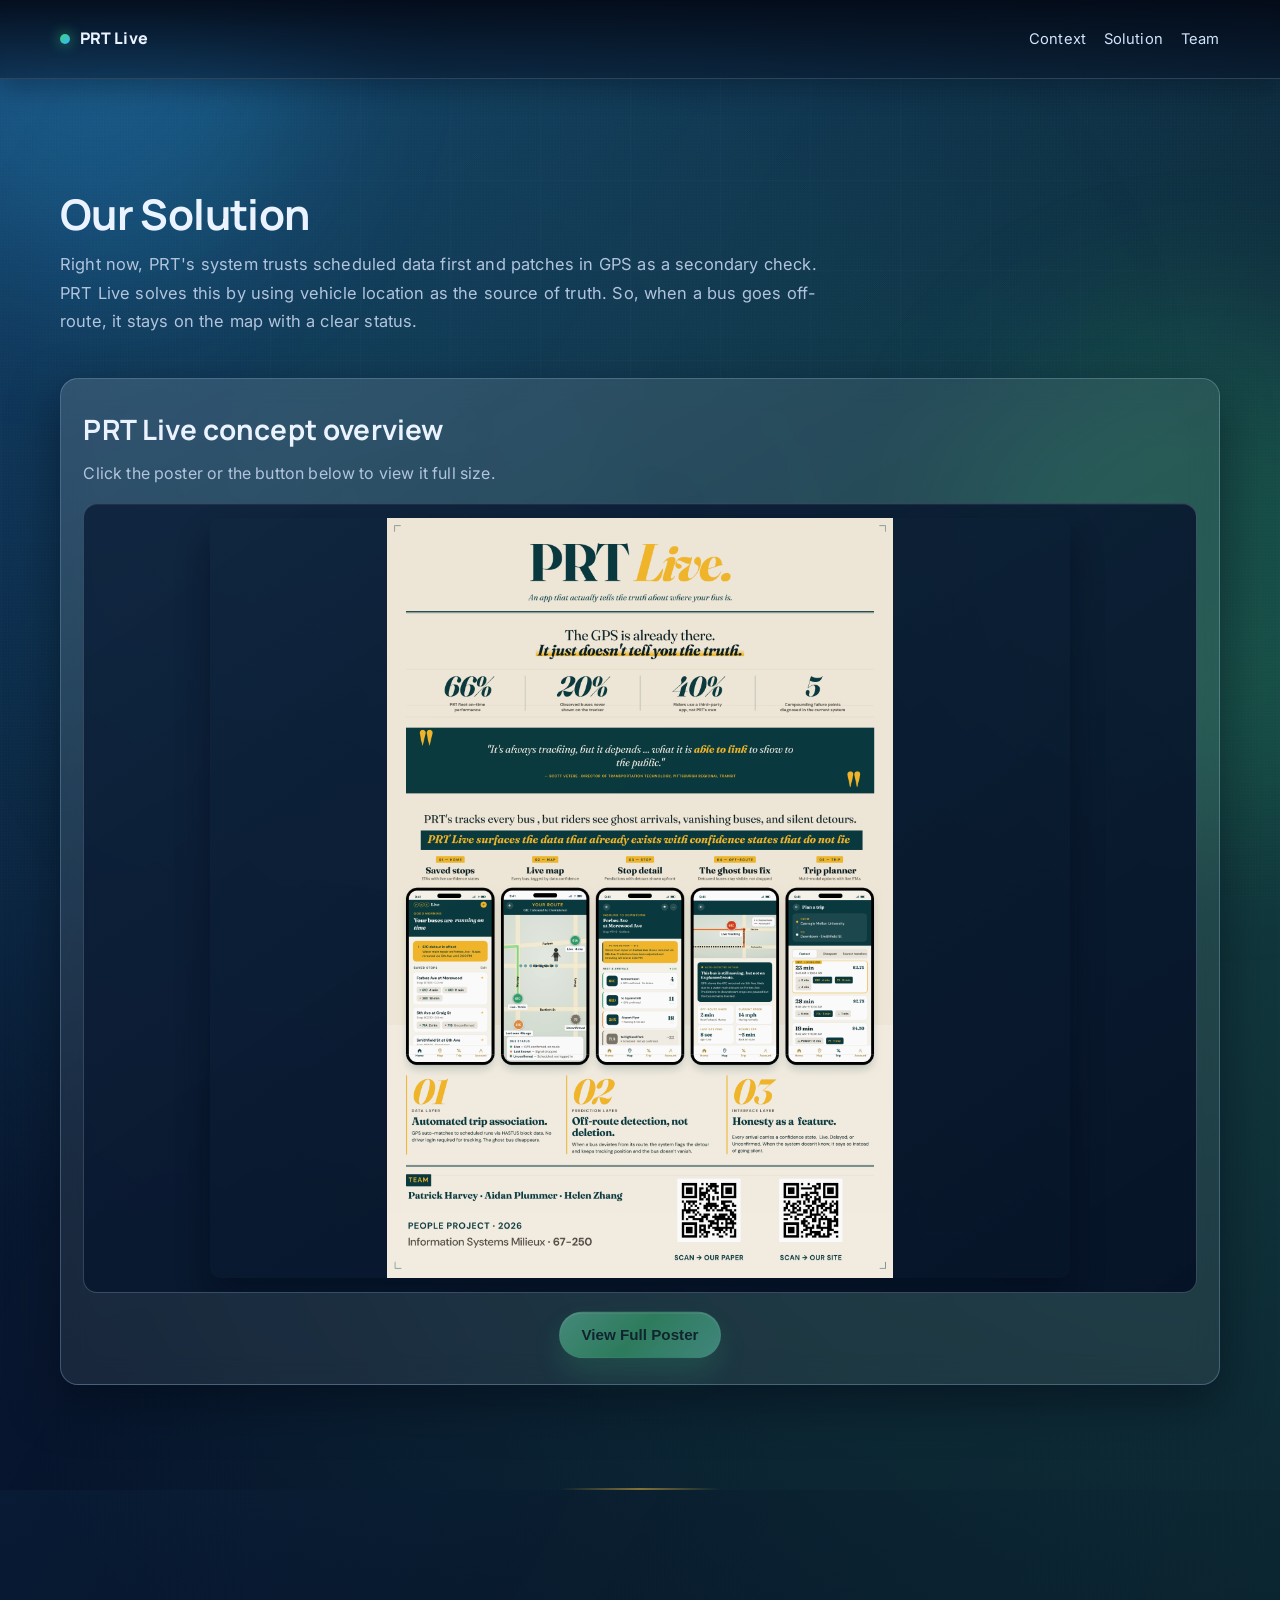
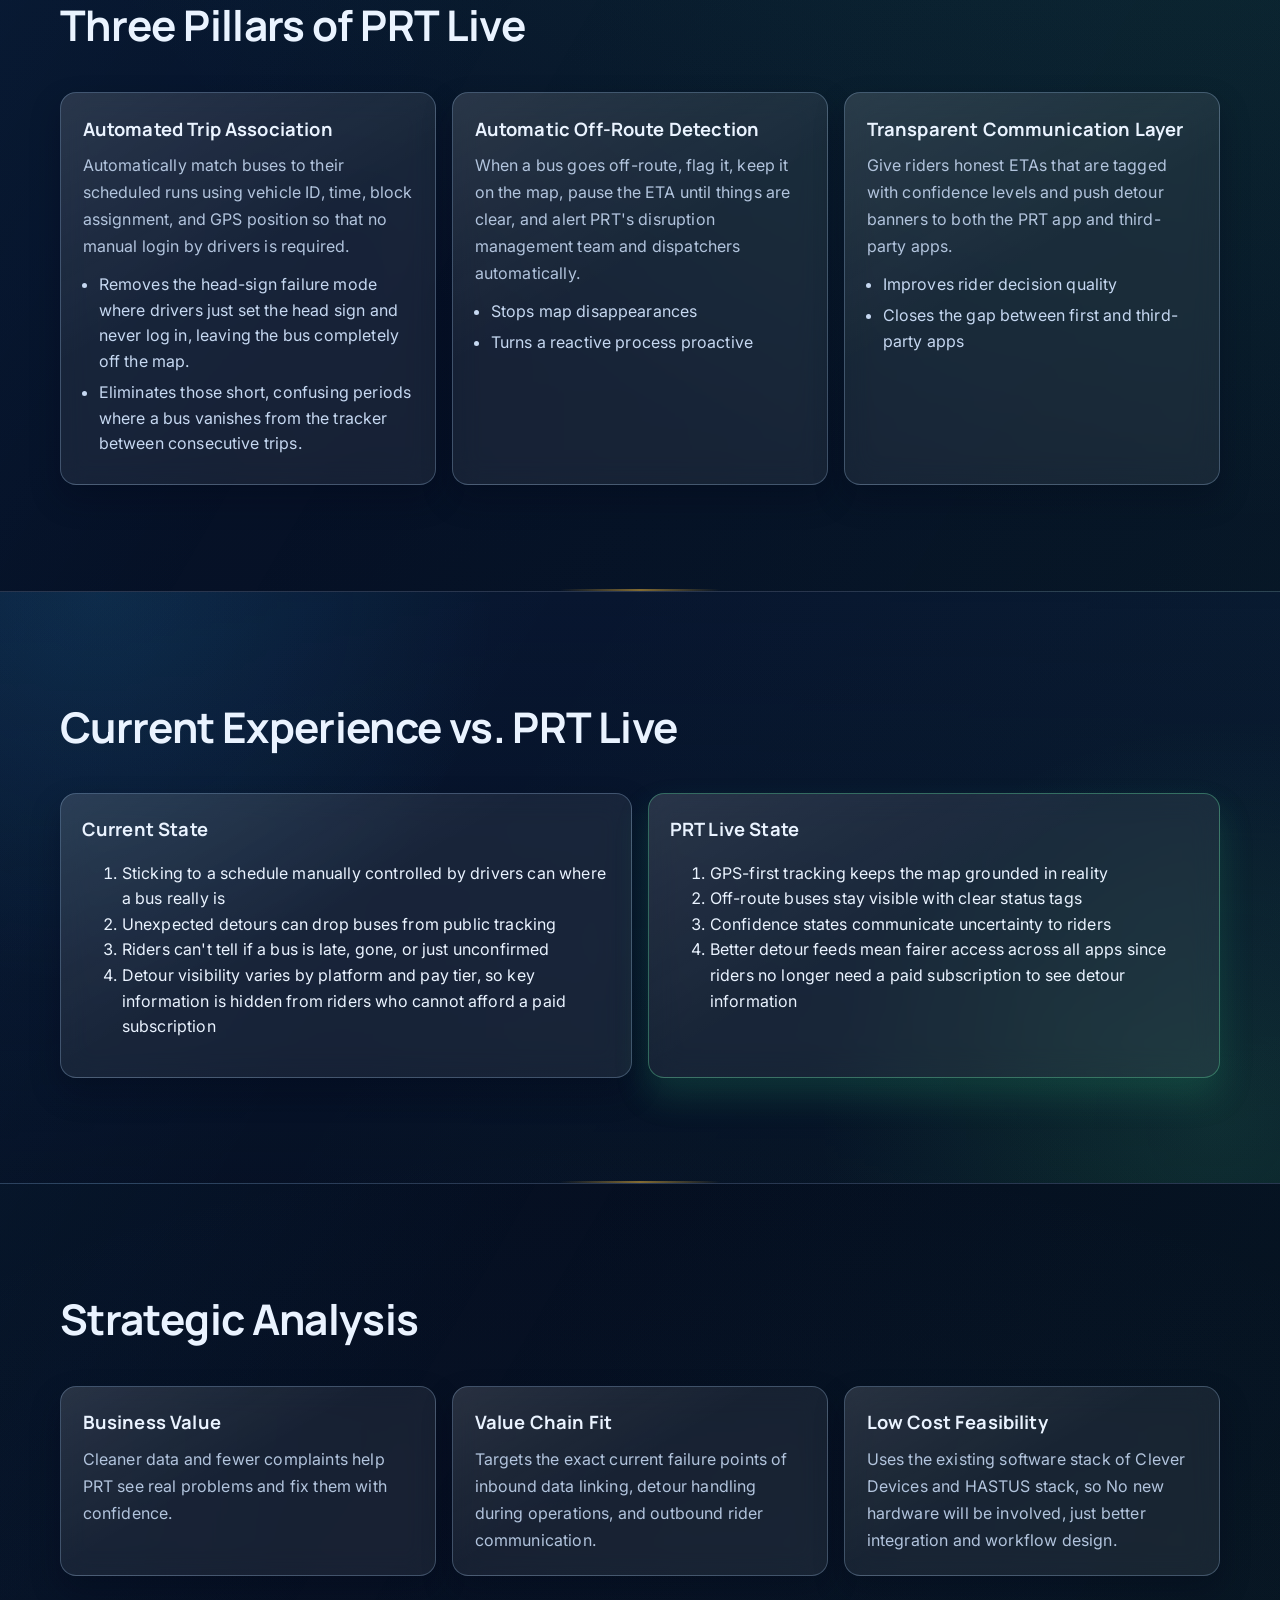
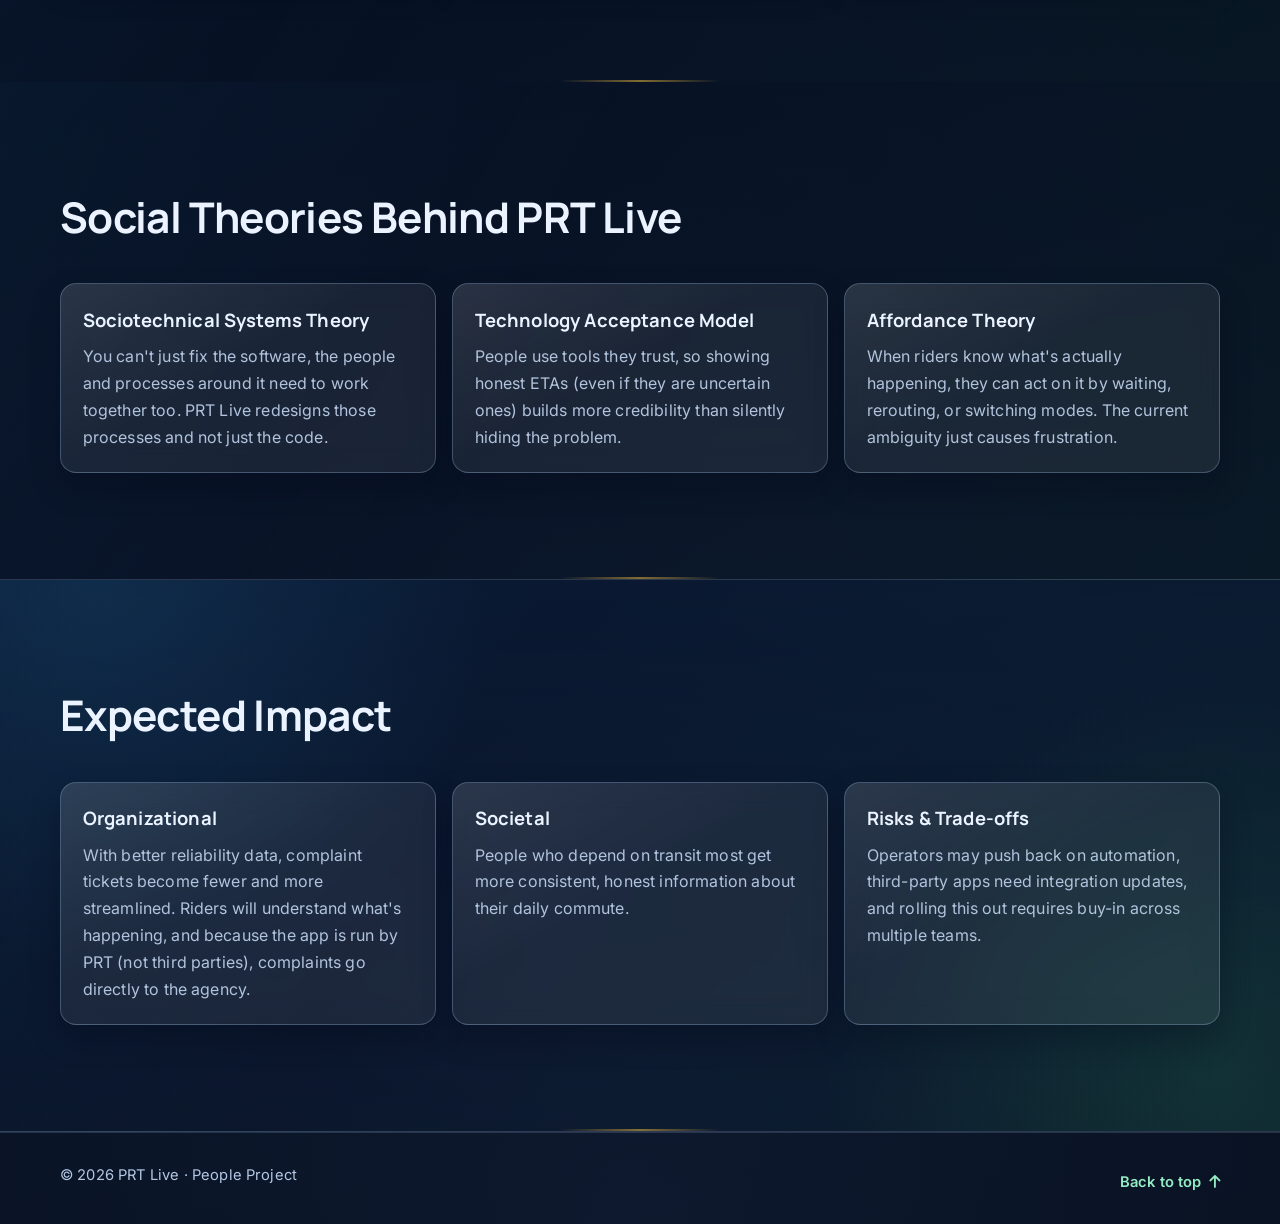
<file: solution.html>
<!DOCTYPE html>
<html lang="en">
  <head>
    <meta charset="UTF-8" />
    <meta name="viewport" content="width=device-width, initial-scale=1.0" />
    <title>PRT Live | Solution &amp; Impact</title>
    <meta name="description" content="How PRT Live uses GPS-first architecture to fix ghost buses and rebuild rider trust." />
    <link rel="preconnect" href="https://fonts.googleapis.com" />
    <link rel="preconnect" href="https://fonts.gstatic.com" crossorigin />
    <link href="https://fonts.googleapis.com/css2?family=Inter:wght@400;500;600;700;800&family=Manrope:wght@600;700;800&display=swap" rel="stylesheet" />
    <link rel="stylesheet" href="https://cdnjs.cloudflare.com/ajax/libs/font-awesome/6.5.2/css/all.min.css" crossorigin="anonymous" referrerpolicy="no-referrer" />
    <link rel="stylesheet" href="https://unpkg.com/aos@2.3.1/dist/aos.css" />
    <link rel="stylesheet" href="styles.css" />
  </head>
  <body>
    <div class="bg-light light-a" aria-hidden="true"></div>
    <div class="bg-light light-b" aria-hidden="true"></div>
    <div class="route-grid" aria-hidden="true"></div>
    <div class="noise-overlay" aria-hidden="true"></div>

    <header class="site-header" id="top">
      <nav class="navbar container">
        <a href="index.html" class="brand">
          <span class="brand-dot"></span>
          <span>PRT Live</span>
        </a>
        <button class="menu-toggle" aria-label="Toggle navigation">
          <i class="fa-solid fa-bars"></i>
        </button>
        <ul class="nav-links">
          <li><a href="index.html">Context</a></li>
          <li><a href="solution.html">Solution</a></li>
          <li><a href="team.html">Team</a></li>
        </ul>
      </nav>
    </header>

    <main>
      <section class="section" id="solution">
        <div class="container">
          <div class="section-head" data-aos="fade-up">
            <h2>Our Solution</h2>
            <p>
              Right now, PRT's system trusts scheduled data first and patches in GPS as a secondary check. PRT Live solves this by using vehicle location as the source of truth. So, when a bus goes off-route, it stays on the map with a clear status.
            </p>
          </div>
          <div class="solution-demo glass" data-aos="zoom-in-up">
            <div class="demo-header">
              <h3>PRT Live concept overview</h3>
              <p>Click the poster or the button below to view it full size.</p>
            </div>
            <div class="prototype-showcase">
              <div class="prototype-preview-frame">
                <img
                  src="assets/reference/Poster.png"
                  alt="PRT Live poster"
                  class="prototype-preview-image poster-lightbox-trigger"
                />
              </div>
            </div>
            <div class="hero-cta demo-cta-wrap">
              <button class="btn btn-primary poster-lightbox-trigger">View Full Poster</button>
            </div>
          </div>
        </div>
      </section>

      <section class="section" id="pillars">
        <div class="container">
          <div class="section-head" data-aos="fade-up">
            <h2>Three Pillars of PRT Live</h2>
          </div>
          <!-- Three pillars — edit titles, descriptions, and bullet points here -->
          <div class="grid-3 cards">
            <article class="pillar-card glass" data-aos="fade-up">
              <h3>Automated Trip Association</h3>
              <p>Automatically match buses to their scheduled runs using vehicle ID, time, block assignment, and GPS position so that no manual login by drivers is required.</p>
              <ul>
                <li>Removes the head-sign failure mode where drivers just set the head sign and never log in, leaving the bus completely off the map.</li>
                <li>Eliminates those short, confusing periods where a bus vanishes from the tracker between consecutive trips.</li>
              </ul>
            </article>
            <article class="pillar-card glass" data-aos="fade-up" data-aos-delay="90">
              <h3>Automatic Off-Route Detection</h3>
              <p>When a bus goes off-route, flag it, keep it on the map, pause the ETA until things are clear, and alert PRT's disruption management team and dispatchers automatically.</p>
              <ul>
                <li>Stops map disappearances</li>
                <li>Turns a reactive process proactive</li>
              </ul>
            </article>
            <article class="pillar-card glass" data-aos="fade-up" data-aos-delay="180">
              <h3>Transparent Communication Layer</h3>
              <p>Give riders honest ETAs that are tagged with confidence levels and push detour banners to both the PRT app and third-party apps.</p>
              <ul>
                <li>Improves rider decision quality</li>
                <li>Closes the gap between first and third-party apps</li>
              </ul>
            </article>
          </div>
        </div>
      </section>

      <section class="section gradient-section" id="comparison">
        <div class="container">
          <div class="section-head" data-aos="fade-up">
            <h2>Current Experience vs. PRT Live</h2>
          </div>
          <!-- Comparison cards — edit bullet points here -->
          <div class="grid-2 compare-grid">
            <article class="compare-card glass" data-aos="fade-right">
              <h3>Current State</h3>
              <ol>
                <li>Sticking to a schedule manually controlled by drivers can where a bus really is</li>
                <li>Unexpected detours can drop buses from public tracking</li>
                <li>Riders can't tell if a bus is late, gone, or just unconfirmed</li>
                <li>Detour visibility varies by platform and pay tier, so key information is hidden from riders who cannot afford a paid subscription</li>
              </ol>
            </article>
            <article class="compare-card live glass" data-aos="fade-left">
              <h3>PRT Live State</h3>
              <ol>
                <li>GPS-first tracking keeps the map grounded in reality</li>
                <li>Off-route buses stay visible with clear status tags</li>
                <li>Confidence states communicate uncertainty to riders</li>
                <li>Better detour feeds mean fairer access across all apps since riders no longer need a paid subscription to see detour information</li>
              </ol>
            </article>
          </div>
        </div>
      </section>

      <section class="section" id="strategy">
        <div class="container">
          <div class="section-head" data-aos="fade-up">
            <h2>Strategic Analysis</h2>
          </div>
          <!-- Strategy cards — edit titles and descriptions here -->
          <div class="grid-3 cards">
            <article class="stat-card glass" data-aos="zoom-in">
              <h3>Business Value</h3>
              <p>Cleaner data and fewer complaints help PRT see real problems and fix them with confidence.</p>
            </article>
            <article class="stat-card glass" data-aos="zoom-in" data-aos-delay="90">
              <h3>Value Chain Fit</h3>
              <p>Targets the exact current failure points of inbound data linking, detour handling during operations, and outbound rider communication.</p>
            </article>
            <article class="stat-card glass" data-aos="zoom-in" data-aos-delay="180">
              <h3>Low Cost Feasibility</h3>
              <p>Uses the existing software stack of Clever Devices and HASTUS stack, so No new hardware will be involved, just better integration and workflow design.</p>
            </article>
          </div>
        </div>
      </section>

      <section class="section" id="theory">
        <div class="container">
          <div class="section-head" data-aos="fade-up">
            <h2>Social Theories Behind PRT Live</h2>
          </div>
          <!-- Social theory cards — edit title and description for each theory here -->
          <div class="grid-3 cards">
            <article class="theory-card glass" data-aos="fade-up">
              <h3>Sociotechnical Systems Theory</h3>
              <p>You can't just fix the software, the people and processes around it need to work together too. PRT Live redesigns those processes and not just the code.</p>
            </article>
            <article class="theory-card glass" data-aos="fade-up" data-aos-delay="100">
              <h3>Technology Acceptance Model</h3>
              <p>People use tools they trust, so showing honest ETAs (even if they are uncertain ones) builds more credibility than silently hiding the problem.</p>
            </article>
            <article class="theory-card glass" data-aos="fade-up" data-aos-delay="200">
              <h3>Affordance Theory</h3>
              <p>When riders know what's actually happening, they can act on it by waiting, rerouting, or switching modes. The current ambiguity just causes frustration.</p>
            </article>
          </div>
        </div>
      </section>

      <section class="section gradient-section" id="impact">
        <div class="container">
          <div class="section-head" data-aos="fade-up">
            <h2>Expected Impact</h2>
          </div>
          <!-- Impact cards — edit titles and descriptions here -->
          <div class="grid-3 cards">
            <article class="impact-card glass" data-aos="fade-up">
              <h3>Organizational</h3>
              <p>With better reliability data, complaint tickets become fewer and more streamlined. Riders will understand what's happening, and because the app is run by PRT (not third parties), complaints go directly to the agency.</p>
            </article>
            <article class="impact-card glass" data-aos="fade-up" data-aos-delay="100">
              <h3>Societal</h3>
              <p>People who depend on transit most get more consistent, honest information about their daily commute.</p>
            </article>
            <article class="impact-card glass" data-aos="fade-up" data-aos-delay="200">
              <h3>Risks &amp; Trade-offs</h3>
              <p>Operators may push back on automation, third-party apps need integration updates, and rolling this out requires buy-in across multiple teams.</p>
            </article>
          </div>
        </div>
      </section>
    </main>

    <!-- Poster lightbox -->
    <div class="lightbox-overlay" id="poster-lightbox" role="dialog" aria-modal="true" aria-label="Poster full view">
      <button class="lightbox-close" aria-label="Close poster">&times;</button>
      <img src="assets/reference/Poster.png" alt="PRT Live poster, full size" class="lightbox-img" />
    </div>

    <footer class="site-footer">
      <div class="container footer-content">
        <p>&copy; <span id="year"></span> PRT Live · People Project</p>
        <a href="#top" class="inline-link">Back to top <i class="fa-solid fa-arrow-up"></i></a>
      </div>
    </footer>

    <script src="https://unpkg.com/aos@2.3.1/dist/aos.js"></script>
    <script src="https://cdnjs.cloudflare.com/ajax/libs/gsap/3.12.5/gsap.min.js"></script>
    <script src="script.js"></script>
  </body>
</html>
</file>
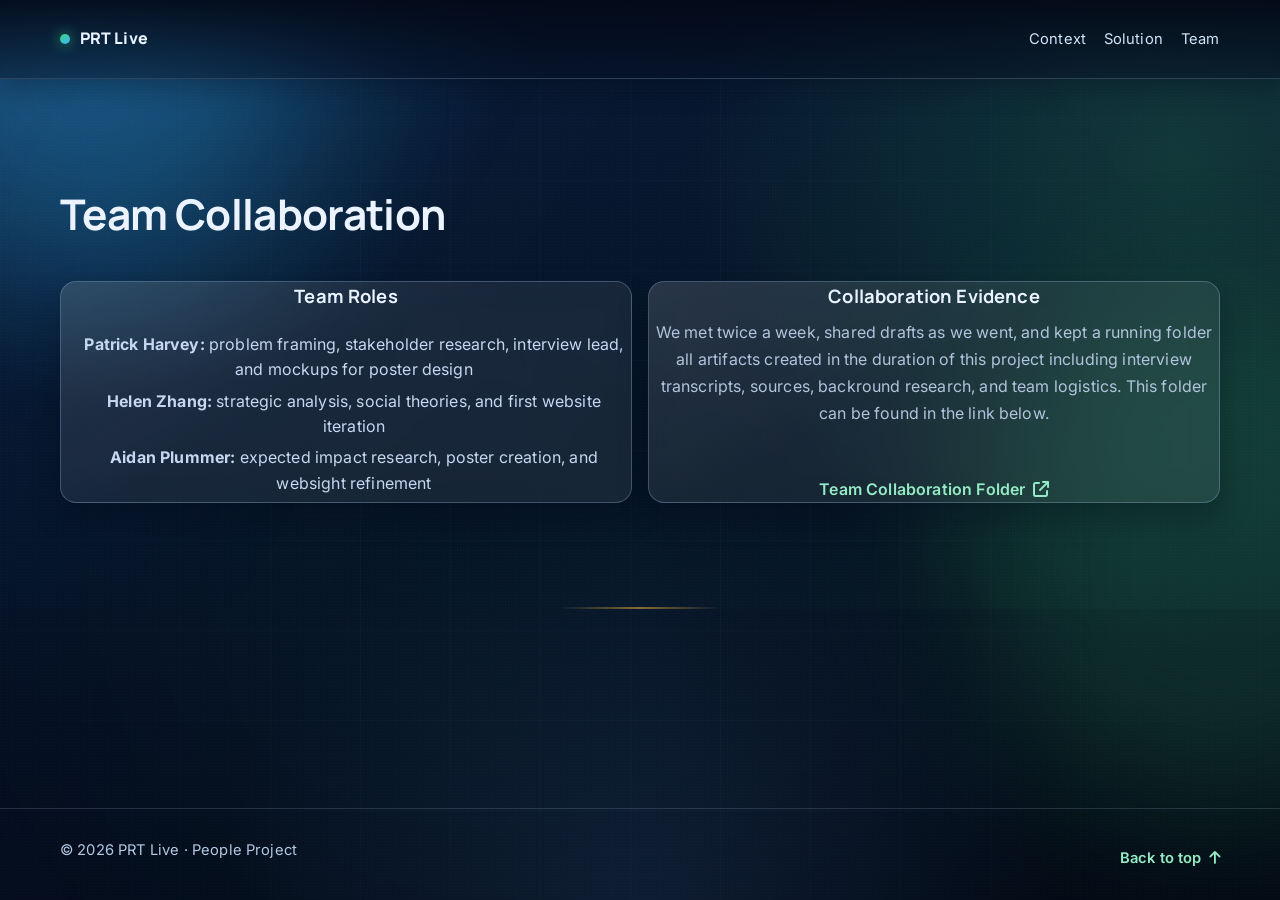
<file: team.html>
<!DOCTYPE html>
<html lang="en">
  <head>
    <meta charset="UTF-8" />
    <meta name="viewport" content="width=device-width, initial-scale=1.0" />
    <title>PRT Live | Team</title>
    <meta name="description" content="The team behind PRT Live — research, strategy, design, and implementation." />
    <link rel="preconnect" href="https://fonts.googleapis.com" />
    <link rel="preconnect" href="https://fonts.gstatic.com" crossorigin />
    <link href="https://fonts.googleapis.com/css2?family=Inter:wght@400;500;600;700;800&family=Manrope:wght@600;700;800&display=swap" rel="stylesheet" />
    <link rel="stylesheet" href="https://cdnjs.cloudflare.com/ajax/libs/font-awesome/6.5.2/css/all.min.css" crossorigin="anonymous" referrerpolicy="no-referrer" />
    <link rel="stylesheet" href="https://unpkg.com/aos@2.3.1/dist/aos.css" />
    <link rel="stylesheet" href="styles.css" />
  </head>
  <body>
    <div class="bg-light light-a" aria-hidden="true"></div>
    <div class="bg-light light-b" aria-hidden="true"></div>
    <div class="route-grid" aria-hidden="true"></div>
    <div class="noise-overlay" aria-hidden="true"></div>

    <header class="site-header" id="top">
      <nav class="navbar container">
        <a href="index.html" class="brand">
          <span class="brand-dot"></span>
          <span>PRT Live</span>
        </a>
        <button class="menu-toggle" aria-label="Toggle navigation">
          <i class="fa-solid fa-bars"></i>
        </button>
        <ul class="nav-links">
          <li><a href="index.html">Context</a></li>
          <li><a href="solution.html">Solution</a></li>
          <li><a href="team.html">Team</a></li>
        </ul>
      </nav>
    </header>

    <main>
      <section class="section" id="team">
        <div class="container">
          <div class="section-head" data-aos="fade-up">
            <h2>Team Collaboration</h2>
          </div>
          <div class="grid-2">
            <!-- Team member list — edit names and roles here -->
            <article class="team-card glass" data-aos="fade-right">
              <h3>Team Roles</h3>
              <ul>
                <li><strong>Patrick Harvey:</strong> problem framing, stakeholder research, interview lead, and mockups for poster design</li>
                <li><strong>Helen Zhang:</strong> strategic analysis, social theories, and first website iteration</li>
                <li><strong>Aidan Plummer:</strong> expected impact research, poster creation, and websight refinement</li>
              </ul>
            </article>
            <!-- Collaboration evidence — edit description and link here -->
            <article class="team-card glass" data-aos="fade-left">
              <h3>Collaboration Evidence</h3>
              <p>We met twice a week, shared drafts as we went, and kept a running folder all artifacts created in the duration of this project including interview transcripts, sources, backround research, and team logistics. This folder can be found in the link below.</p>
              <a href="https://drive.google.com/drive/u/0/folders/1MrbEgUwBV2vmfrp9yy3zttCk0GdfE_nJ" class="inline-link" target="_blank" rel="noopener noreferrer">Team Collaboration Folder <i class="fa-solid fa-arrow-up-right-from-square"></i></a>
            </article>
          </div>
        </div>
      </section>
    </main>

    <footer class="site-footer">
      <div class="container footer-content">
        <p>&copy; <span id="year"></span> PRT Live · People Project</p>
        <a href="#top" class="inline-link">Back to top <i class="fa-solid fa-arrow-up"></i></a>
      </div>
    </footer>

    <script src="https://unpkg.com/aos@2.3.1/dist/aos.js"></script>
    <script src="https://cdnjs.cloudflare.com/ajax/libs/gsap/3.12.5/gsap.min.js"></script>
    <script src="script.js"></script>
  </body>
</html>
</file>
<file: styles.css>
:root {
  --bg-1: #061126;
  --bg-2: #0b1f3f;
  --text: #eaf3ff;
  --muted: #b2c4dd;
  --green: #3fd07c;
  --green-soft: #8ce7b3;
  --cyan: #35b8ff;
  --gold: #d7a73a;
  --glass: rgba(255, 255, 255, 0.08);
  --stroke: rgba(163, 189, 224, 0.25);
  --radius: 18px;
  --radius-lg: 24px;
  --radius-md: 16px;
  --card-pad: 1.35rem;
  --card-glow: 0 26px 44px rgba(1, 10, 24, 0.48);
  --shadow: 0 18px 48px rgba(1, 7, 20, 0.5);
  --max-width: 1160px;
}

*,
*::before,
*::after {
  box-sizing: border-box;
}

html {
  scroll-behavior: smooth;
}

body {
  margin: 0;
  font-family: "Inter", system-ui, sans-serif;
  color: var(--text);
  line-height: 1.6;
  letter-spacing: 0.01em;
  overflow-x: hidden;
  display: flex;
  flex-direction: column;
  min-height: 100vh;
  background:
    radial-gradient(circle at 8% -2%, rgba(53, 184, 255, 0.24), transparent 28%),
    radial-gradient(circle at 92% 18%, rgba(63, 208, 124, 0.18), transparent 35%),
    radial-gradient(circle at 50% 100%, rgba(76, 117, 201, 0.14), transparent 38%),
    linear-gradient(164deg, #0a1b3a 0%, #061126 48%, #030913 100%);
}

a {
  color: inherit;
  text-decoration: none;
}

main {
  flex: 1;
}

/* ── Layout ── */

.container {
  width: min(100% - 2rem, var(--max-width));
  margin-inline: auto;
}

.section {
  position: relative;
  padding: 6.6rem 0;
  scroll-margin-top: 86px;
}

.section::before {
  content: "";
  position: absolute;
  inset: 0;
  pointer-events: none;
  background: linear-gradient(
    120deg,
    rgba(53, 184, 255, 0.04),
    rgba(255, 255, 255, 0) 36%,
    rgba(63, 208, 124, 0.04)
  );
}

.section::after {
  content: "";
  position: absolute;
  left: 50%;
  transform: translateX(-50%);
  bottom: 0;
  width: min(160px, 90%);
  height: 2px;
  background: linear-gradient(90deg, transparent, rgba(215, 167, 58, 0.85), transparent);
  opacity: 0.7;
}

.section-head {
  max-width: 760px;
  margin-bottom: 2.7rem;
}

.section-head h2 {
  margin: 0.4rem 0 0.8rem;
  font-family: "Manrope", sans-serif;
  font-size: clamp(1.9rem, 3.3vw, 3rem);
  line-height: 1.1;
  letter-spacing: -0.015em;
}

.section-head p {
  margin: 0;
  color: var(--muted);
  font-size: 1.03rem;
  line-height: 1.72;
}

.eyebrow {
  margin: 0;
  font-size: 0.75rem;
  letter-spacing: 0.12em;
  text-transform: uppercase;
  color: #9de2ff;
  font-weight: 700;
}

.grid-4,
.grid-3,
.grid-2 {
  display: grid;
  gap: 1rem;
}

.grid-4 { grid-template-columns: repeat(4, minmax(0, 1fr)); }
.grid-3 { grid-template-columns: repeat(3, minmax(0, 1fr)); }
.grid-2 { grid-template-columns: repeat(2, minmax(0, 1fr)); }

/* ── Background FX ── */

.bg-light {
  position: fixed;
  border-radius: 50%;
  filter: blur(76px);
  pointer-events: none;
  z-index: -3;
}

.light-a {
  width: 420px;
  height: 420px;
  top: -140px;
  left: -120px;
  background: rgba(53, 184, 255, 0.2);
}

.light-b {
  width: 500px;
  height: 500px;
  right: -190px;
  top: 35%;
  background: rgba(63, 208, 124, 0.16);
}

.route-grid {
  position: fixed;
  inset: 0;
  pointer-events: none;
  z-index: -2;
  opacity: 0.2;
  background-image:
    linear-gradient(rgba(110, 154, 206, 0.18) 1px, transparent 1px),
    linear-gradient(90deg, rgba(110, 154, 206, 0.18) 1px, transparent 1px),
    radial-gradient(circle at 20% 80%, rgba(63, 208, 124, 0.18), rgba(63, 208, 124, 0));
  background-size: 90px 90px, 90px 90px, 100% 100%;
  mask-image: radial-gradient(circle at center, black 42%, transparent 100%);
}

.noise-overlay {
  position: fixed;
  inset: 0;
  z-index: -1;
  pointer-events: none;
  opacity: 0.05;
  background-image: radial-gradient(rgba(255, 255, 255, 0.4) 0.5px, transparent 0.5px);
  background-size: 3px 3px;
}

/* ── Header / Nav ── */

.site-header {
  position: sticky;
  top: 0;
  z-index: 80;
  backdrop-filter: blur(16px);
  background: linear-gradient(180deg, rgba(3, 9, 22, 0.92), rgba(5, 14, 33, 0.44));
  border-bottom: 1px solid rgba(167, 204, 244, 0.28);
  box-shadow: 0 10px 24px rgba(2, 8, 20, 0.3);
}

.site-header.scrolled {
  background: rgba(4, 12, 28, 0.93);
}

.navbar {
  min-height: 78px;
  display: flex;
  align-items: center;
  justify-content: space-between;
  gap: 1rem;
}

.brand {
  display: inline-flex;
  align-items: center;
  gap: 0.6rem;
  font-family: "Manrope", sans-serif;
  font-weight: 800;
}

.brand-dot {
  width: 10px;
  height: 10px;
  border-radius: 50%;
  background: linear-gradient(140deg, var(--green), var(--cyan));
  box-shadow: 0 0 14px rgba(63, 208, 124, 0.8);
}

.nav-links {
  display: flex;
  list-style: none;
  gap: 1rem;
  margin: 0;
  padding: 0;
}

.nav-links a {
  position: relative;
  padding: 0.15rem 0.05rem;
  font-size: 0.92rem;
  color: #d3e3fb;
  transition: color 0.2s ease;
}

.nav-links a:hover {
  color: #fff;
}

.nav-links a::after {
  content: "";
  position: absolute;
  left: 0;
  bottom: -0.18rem;
  width: 100%;
  height: 2px;
  transform: scaleX(0);
  transform-origin: left;
  transition: transform 0.24s ease;
  background: linear-gradient(90deg, #74e5bc, #66d0ff);
}

.nav-links a:hover::after {
  transform: scaleX(1);
}

.menu-toggle {
  display: none;
  width: 42px;
  height: 42px;
  border-radius: 10px;
  border: 1px solid var(--stroke);
  background: transparent;
  color: var(--text);
}

/* ── Buttons ── */

.btn {
  position: relative;
  overflow: hidden;
  border: 1px solid transparent;
  border-radius: 999px;
  padding: 0.88rem 1.32rem;
  font-size: 0.95rem;
  font-weight: 700;
  display: inline-flex;
  align-items: center;
  justify-content: center;
  transition: transform 0.2s ease, box-shadow 0.2s ease;
  cursor: pointer;
}

.btn::before {
  content: "";
  position: absolute;
  top: 0;
  left: -130%;
  width: 120%;
  height: 100%;
  background: linear-gradient(100deg, rgba(255, 255, 255, 0), rgba(255, 255, 255, 0.35), rgba(255, 255, 255, 0));
  transition: left 0.46s ease;
}

.btn:hover {
  transform: translateY(-2px);
}

.btn:hover::before {
  left: 130%;
}

.btn-primary {
  color: #04141a;
  background: linear-gradient(132deg, #77efbd 0%, #43d17f 48%, #6ce5c2 100%);
  box-shadow: 0 15px 30px rgba(63, 208, 124, 0.34), inset 0 1px 0 rgba(255, 255, 255, 0.46);
}

.btn-ghost {
  background: rgba(255, 255, 255, 0.06);
  border-color: rgba(181, 205, 237, 0.46);
}

/* ── Glass ── */

.glass {
  border-radius: var(--radius-lg);
  border: 1px solid rgba(167, 199, 236, 0.29);
  box-shadow: var(--shadow);
  backdrop-filter: blur(14px);
  background:
    linear-gradient(150deg, rgba(255, 255, 255, 0.11), rgba(255, 255, 255, 0.04) 45%),
    rgba(255, 255, 255, 0.03);
}

/* ── Hero ── */

.hero.section {
  min-height: calc(100svh - 78px);
  display: flex;
  align-items: center;
  padding-top: 3rem;
  padding-bottom: 3rem;
}

.hero-grid {
  display: flex;
  flex-direction: column;
  align-items: center;
  text-align: center;
  gap: 2.5rem;
  width: 100%;
}

.hero-copy {
  padding: 0;
  max-width: 780px;
}

.hero-copy h1 {
  margin: 0.4rem 0 0.3rem;
  font-family: "Manrope", sans-serif;
  font-size: clamp(3.4rem, 7vw, 6.5rem);
  line-height: 0.95;
  letter-spacing: -0.03em;
}

.hero-subtitle {
  margin: 0 0 1rem;
  font-size: clamp(1.1rem, 2vw, 1.5rem);
  color: #d4e4f8;
  font-style: italic;
}

.hero-sub {
  margin: 0 auto 0.5rem;
  color: var(--muted);
  max-width: 56ch;
  line-height: 1.6;
}

.hero-cta {
  display: flex;
  flex-wrap: wrap;
  gap: 0.75rem;
  margin-top: 1.4rem;
  margin-bottom: 0.5rem;
  justify-content: center;
}

.mini-stats {
  margin-top: 0.95rem;
  display: grid;
  grid-template-columns: repeat(3, minmax(0, 1fr));
  gap: 0.55rem;
}

.mini-stats article {
  border: 1px solid rgba(143, 169, 205, 0.34);
  border-radius: 14px;
  padding: 0.85rem;
  background: linear-gradient(140deg, rgba(117, 162, 228, 0.14), rgba(255, 255, 255, 0.03));
}

.mini-stats h3 {
  margin: 0;
  color: #87eab8;
  font-family: "Manrope", sans-serif;
}

.mini-stats p {
  margin: 0.2rem 0 0;
  font-size: 0.78rem;
  color: #c6d8f4;
}

.hero-visual {
  display: none;
}

.hero-visual img {
  width: 100%;
  height: 100%;
  object-fit: cover;
  object-position: center top;
  display: block;
  opacity: 0.9;
}

.hero-visual::after {
  content: "";
  position: absolute;
  inset: 0;
  pointer-events: none;
  background:
    radial-gradient(circle at 80% 12%, rgba(79, 225, 180, 0.2), rgba(79, 225, 180, 0)),
    linear-gradient(180deg, rgba(2, 10, 24, 0.02), rgba(2, 10, 24, 0.55));
}

.hero-overlay-card {
  position: absolute;
  right: 1rem;
  bottom: 1rem;
  width: min(86%, 300px);
  padding: 0.9rem;
  border-radius: 15px;
  background: rgba(9, 23, 45, 0.72);
}

.status {
  margin: 0 0 0.4rem;
  color: #9ff0c4;
  font-size: 0.85rem;
  font-weight: 700;
}

.status i {
  font-size: 0.6rem;
}

.hero-overlay-card p {
  margin: 0;
  font-size: 0.88rem;
  color: #d0e0f7;
}

/* ── Cards ── */

.cards article,
.timeline-item,
.quote-card,
.team-card,
.compare-card {
  transition: transform 0.24s ease, border-color 0.24s ease, box-shadow 0.24s ease;
  border-radius: var(--radius-md);
  box-shadow: 0 14px 30px rgba(0, 8, 23, 0.3);
}

.cards article:hover,
.timeline-item:hover,
.quote-card:hover,
.team-card:hover,
.compare-card:hover {
  transform: translateY(-6px) scale(1.01);
  border-color: rgba(174, 207, 245, 0.35);
  box-shadow: var(--card-glow);
}

.card,
.feature-card,
.stat-card,
.theory-card,
.impact-card,
.pillar-card {
  padding: var(--card-pad);
}

.card h3,
.feature-card h3,
.stat-card h3,
.theory-card h3,
.impact-card h3,
.pillar-card h3,
.compare-card h3,
.team-card h3 {
  margin: 0 0 0.5rem;
  font-family: "Manrope", sans-serif;
  font-size: 1.15rem;
}

.card p,
.feature-card p,
.stat-card p,
.theory-card p,
.impact-card p,
.pillar-card p,
.compare-card p,
.team-card p {
  margin: 0;
  color: var(--muted);
  line-height: 1.68;
}

.card-icon {
  color: #66dcff;
  font-size: 1.1rem;
}

/* ── Timeline ── */

.timeline {
  display: grid;
  gap: 0.8rem;
}

.timeline-item {
  position: relative;
  border: 1px solid rgba(162, 188, 223, 0.24);
  border-left: 3px solid rgba(120, 218, 255, 0.36);
  border-radius: 14px;
  padding: 1rem 1rem 1rem 3.4rem;
  background: linear-gradient(140deg, rgba(53, 184, 255, 0.08), rgba(255, 255, 255, 0.03));
}

.timeline-item span {
  position: absolute;
  left: 1rem;
  top: 1rem;
  color: #7de6b4;
  font-weight: 800;
  font-family: "Manrope", sans-serif;
}

.timeline-item h3 {
  margin: 0;
}

.timeline-item p {
  margin: 0.2rem 0 0;
  color: var(--muted);
}

/* ── Quotes ── */

.quote-grid {
  margin-top: 1rem;
  display: grid;
  grid-template-columns: repeat(2, minmax(0, 1fr));
  gap: 1rem;
}

.quote-card {
  padding: 1.25rem;
  background:
    linear-gradient(140deg, rgba(63, 208, 124, 0.08), rgba(255, 255, 255, 0.03)),
    rgba(255, 255, 255, 0.03);
}

.quote {
  margin: 0;
  color: #f2f8ff;
  font-size: 1.06rem;
  line-height: 1.62;
}

.quote-meta {
  margin: 0.55rem 0 0;
  color: #a8c0e4;
  font-size: 0.84rem;
}

/* ── Gradient Section ── */

.gradient-section {
  background:
    radial-gradient(circle at 8% 0%, rgba(53, 184, 255, 0.1), transparent 30%),
    radial-gradient(circle at 95% 90%, rgba(63, 208, 124, 0.12), transparent 30%),
    linear-gradient(180deg, rgba(10, 28, 58, 0.5), rgba(10, 28, 58, 0.16));
  border-top: 1px solid rgba(173, 194, 223, 0.2);
  border-bottom: 1px solid rgba(173, 194, 223, 0.2);
}

/* ── Solution Demo / Poster ── */

.solution-demo {
  padding: 1.4rem;
  border-radius: 18px;
}

.demo-header {
  max-width: 64ch;
  margin-bottom: 1rem;
}

.demo-header h3 {
  margin: 0.35rem 0 0.55rem;
  font-family: "Manrope", sans-serif;
  font-size: clamp(1.3rem, 2.2vw, 1.75rem);
}

.demo-header p {
  margin: 0;
  color: var(--muted);
}

.prototype-showcase {
  margin-top: 1rem;
}

.prototype-preview-frame {
  border-radius: 14px;
  overflow: hidden;
  border: 1px solid rgba(173, 194, 223, 0.28);
  background: linear-gradient(145deg, rgba(12, 32, 58, 0.85), rgba(6, 18, 38, 0.95));
  box-shadow: inset 0 1px 0 rgba(255, 255, 255, 0.06);
  padding: 0.9rem;
  display: grid;
  place-items: center;
}

.prototype-preview-image {
  width: 100%;
  max-width: 860px;
  height: clamp(300px, 64vw, 760px);
  object-fit: contain;
  object-position: center center;
  display: block;
  opacity: 0.98;
  border-radius: 10px;
  box-shadow: 0 20px 34px rgba(2, 11, 27, 0.5);
}

.poster-lightbox-trigger {
  cursor: pointer;
}

.demo-cta-wrap {
  margin-top: 0.8rem;
}

/* ── Team Cards ── */

.team-card {
  display: flex;
  flex-direction: column;
  align-items: center;
  text-align: center;
}

.team-card ul {
  list-style: none;
  padding: 0;
}

.team-card .inline-link {
  margin-top: auto;
  padding-top: 1rem;
}

/* ── Comparison ── */

.compare-card {
  padding: 1.3rem;
}

.pillar-card ul,
.compare-card ul,
.team-card ul {
  margin: 0.8rem 0 0;
  padding-left: 1rem;
  color: #c6d8f1;
}

.pillar-card ul li,
.compare-card ul li,
.team-card ul li {
  margin-bottom: 0.35rem;
}

.compare-grid .live {
  border-color: rgba(97, 222, 160, 0.38);
  box-shadow: 0 18px 34px rgba(42, 174, 113, 0.2);
}

/* ── Inline Link ── */

.inline-link {
  margin-top: 0.9rem;
  display: inline-flex;
  gap: 0.45rem;
  align-items: center;
  color: #94ebc4;
  font-weight: 600;
}

.inline-link:hover {
  color: #bdffe1;
}

/* ── Lightbox ── */

.lightbox-overlay {
  position: fixed;
  inset: 0;
  z-index: 200;
  background: rgba(2, 8, 22, 0.92);
  backdrop-filter: blur(6px);
  display: flex;
  align-items: center;
  justify-content: center;
  padding: 1.5rem;
  opacity: 0;
  pointer-events: none;
  transition: opacity 0.28s ease;
}

.lightbox-overlay.is-open {
  opacity: 1;
  pointer-events: auto;
}

.lightbox-close {
  position: absolute;
  top: 1rem;
  right: 1.2rem;
  width: 44px;
  height: 44px;
  border-radius: 50%;
  border: 1px solid rgba(173, 194, 223, 0.4);
  background: rgba(255, 255, 255, 0.06);
  color: var(--text);
  font-size: 1.4rem;
  cursor: pointer;
  display: grid;
  place-items: center;
  transition: background 0.2s ease;
}

.lightbox-close:hover {
  background: rgba(255, 255, 255, 0.14);
}

.lightbox-img {
  max-width: 100%;
  max-height: 90vh;
  object-fit: contain;
  border-radius: 12px;
  box-shadow: 0 24px 60px rgba(0, 0, 0, 0.6);
}

/* ── Footer ── */

.site-footer {
  border-top: 1px solid rgba(173, 194, 223, 0.18);
  padding: 1rem 0 1.4rem;
}

.footer-content {
  display: flex;
  align-items: center;
  justify-content: space-between;
  gap: 1rem;
  color: #b3c8e4;
  font-size: 0.92rem;
}

/* ── Responsive ── */

@media (max-width: 1024px) {
  .section {
    padding: 5.4rem 0;
  }

  .grid-4,
  .grid-3 {
    grid-template-columns: repeat(2, minmax(0, 1fr));
  }

  .quote-grid {
    grid-template-columns: 1fr;
  }

  .hero-grid {
    grid-template-columns: 1fr;
  }

  .hero.section {
    min-height: 0;
    padding-top: 3rem;
    padding-bottom: 3rem;
  }

  .hero-visual {
    height: clamp(260px, 40vw, 360px);
  }
}

@media (max-width: 760px) {
  .section {
    padding: 4.5rem 0;
  }

  .menu-toggle {
    display: inline-grid;
    place-items: center;
  }

  .nav-links {
    position: absolute;
    top: 78px;
    left: 0;
    right: 0;
    padding: 0.9rem 1rem;
    margin: 0;
    flex-direction: column;
    background: rgba(4, 12, 29, 0.98);
    border-bottom: 1px solid rgba(173, 194, 223, 0.2);
    transform: translateY(-10px);
    opacity: 0;
    pointer-events: none;
    transition: opacity 0.22s ease, transform 0.22s ease;
  }

  .nav-links.is-open {
    opacity: 1;
    transform: translateY(0);
    pointer-events: auto;
  }

  .grid-4,
  .grid-3,
  .grid-2 {
    grid-template-columns: 1fr;
  }

  .mini-stats {
    grid-template-columns: 1fr;
    margin-top: 0.7rem;
  }

  .hero-grid {
    gap: 2rem;
  }

  .hero-copy h1 {
    font-size: clamp(2.6rem, 11vw, 3.8rem);
  }

  .hero-visual {
    height: clamp(220px, 56vw, 340px);
  }

  .section-head h2 {
    font-size: clamp(1.55rem, 7vw, 2.1rem);
  }

  .prototype-preview-image {
    height: clamp(220px, 78vw, 480px);
  }

  .footer-content {
    flex-direction: column;
    align-items: flex-start;
  }
}
</file>
